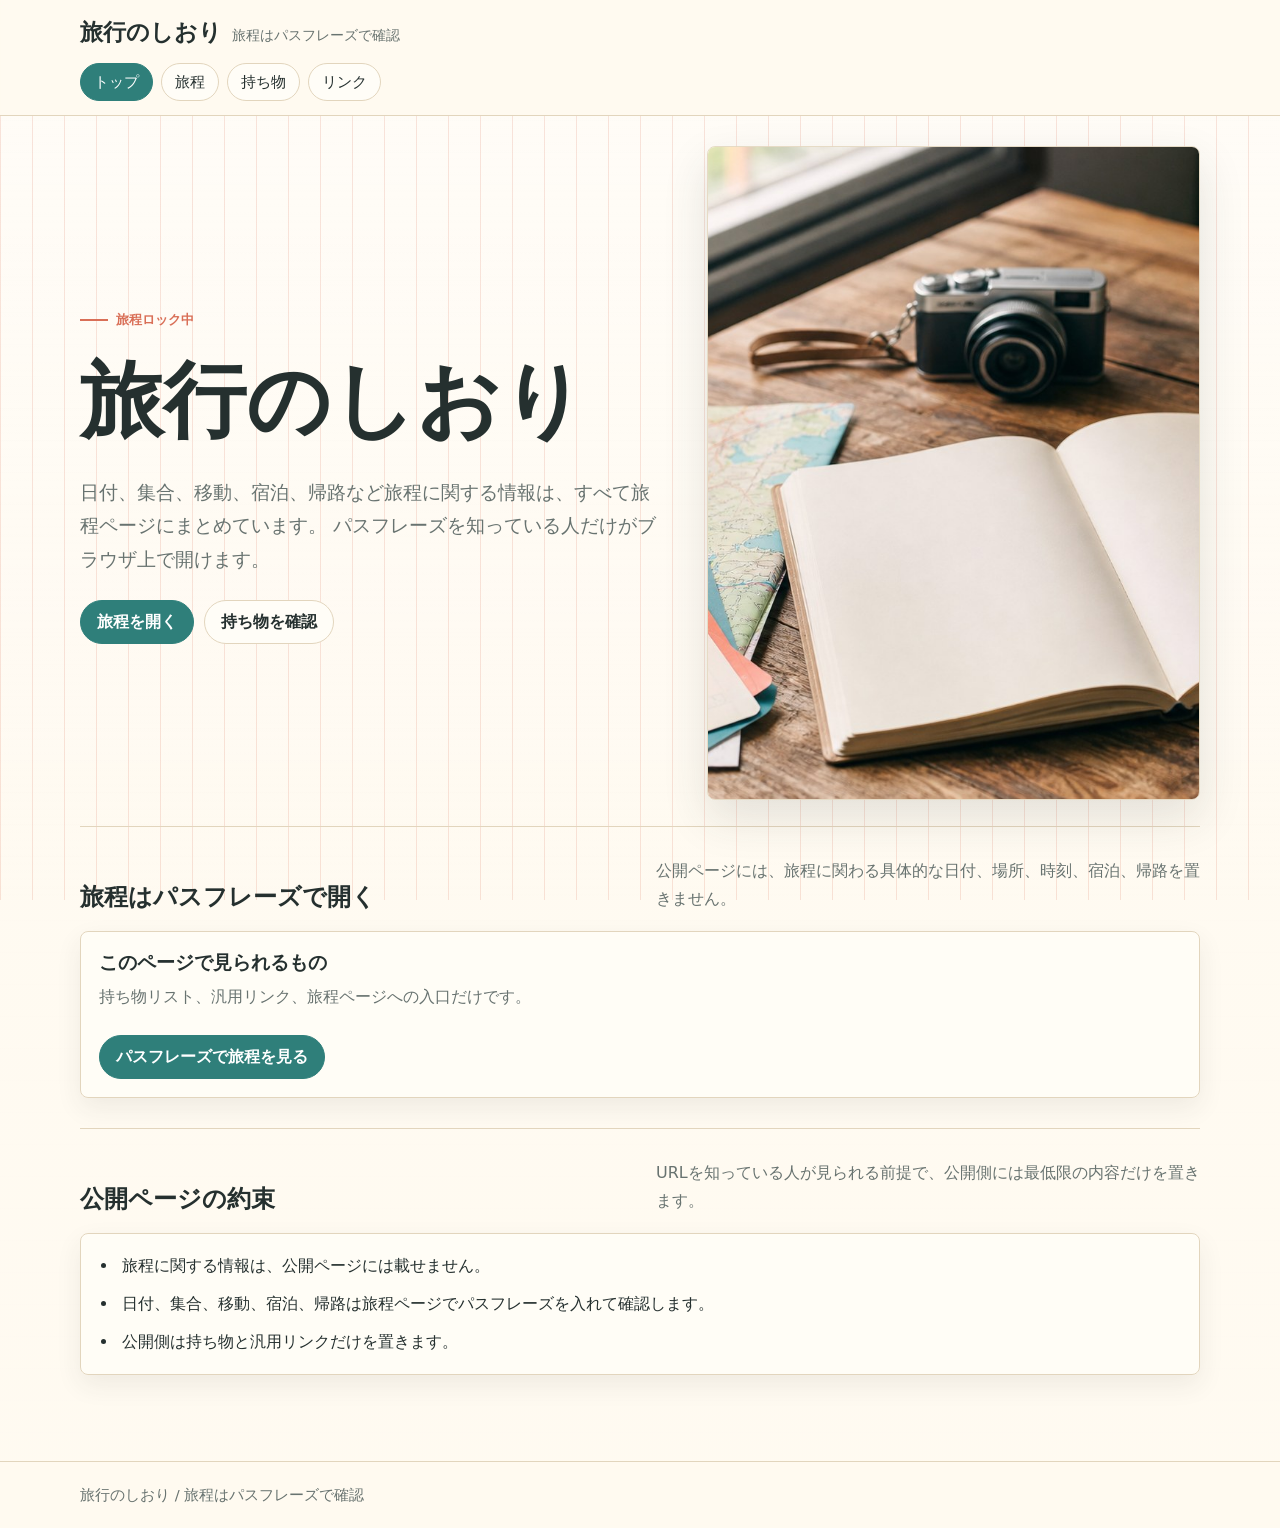
<file: index.html>
<!doctype html>
<html lang="ja">
  <head>
    <meta charset="utf-8">
    <meta name="viewport" content="width=device-width, initial-scale=1">
    <meta name="description" content="旅程を暗号化して共有する旅行しおりです。">
    <title>旅行のしおり</title>
    <link rel="icon" href="assets/favicon.svg" type="image/svg+xml">
    <link rel="stylesheet" href="assets/styles.css">
  </head>
  <body data-page="home">
    <header class="site-header">
      <div class="header-inner">
        <a class="site-title" href="index.html">
          <strong class="js-trip-title">旅行のしおり</strong>
          <span class="js-trip-dates">旅程はパスフレーズで確認</span>
        </a>
        <nav class="site-nav" aria-label="メインナビゲーション">
          <a href="index.html" aria-current="page">トップ</a>
          <a href="schedule.html">旅程</a>
          <a href="packing.html">持ち物</a>
          <a href="links.html">リンク</a>
        </nav>
      </div>
    </header>

    <main class="page">
      <section class="hero" aria-labelledby="hero-title">
        <div class="hero-copy">
          <p class="eyebrow js-trip-destination">旅程ロック中</p>
          <h1 id="hero-title" class="js-trip-title">旅行のしおり</h1>
          <p class="lead">
            日付、集合、移動、宿泊、帰路など旅程に関する情報は、すべて旅程ページにまとめています。
            パスフレーズを知っている人だけがブラウザ上で開けます。
          </p>
          <div class="hero-actions">
            <a class="button" href="schedule.html">旅程を開く</a>
            <a class="button secondary" href="packing.html">持ち物を確認</a>
          </div>
        </div>
        <div class="hero-media">
          <img class="cover-image" src="assets/cover.jpg" alt="旅ノートと地図が置かれたテーブル">
        </div>
      </section>

      <section class="section" aria-labelledby="private-title">
        <div class="section-header">
          <h2 id="private-title">旅程はパスフレーズで開く</h2>
          <p>公開ページには、旅程に関わる具体的な日付、場所、時刻、宿泊、帰路を置きません。</p>
        </div>
        <div class="card">
          <h3>このページで見られるもの</h3>
          <p>持ち物リスト、汎用リンク、旅程ページへの入口だけです。</p>
          <div class="action-row">
            <a class="button" href="schedule.html">パスフレーズで旅程を見る</a>
          </div>
        </div>
      </section>

      <section class="section" aria-labelledby="safe-title">
        <div class="section-header">
          <h2 id="safe-title">公開ページの約束</h2>
          <p>URLを知っている人が見られる前提で、公開側には最低限の内容だけを置きます。</p>
        </div>
        <div class="note-panel">
          <ul class="note-list js-notes"></ul>
        </div>
      </section>
    </main>

    <footer class="site-footer">
      <div class="footer-inner">
        <span class="js-trip-title">旅行のしおり</span> / 旅程はパスフレーズで確認
      </div>
    </footer>

    <script src="data/trip-data.js"></script>
    <script src="assets/app.js"></script>
  </body>
</html>
</file>
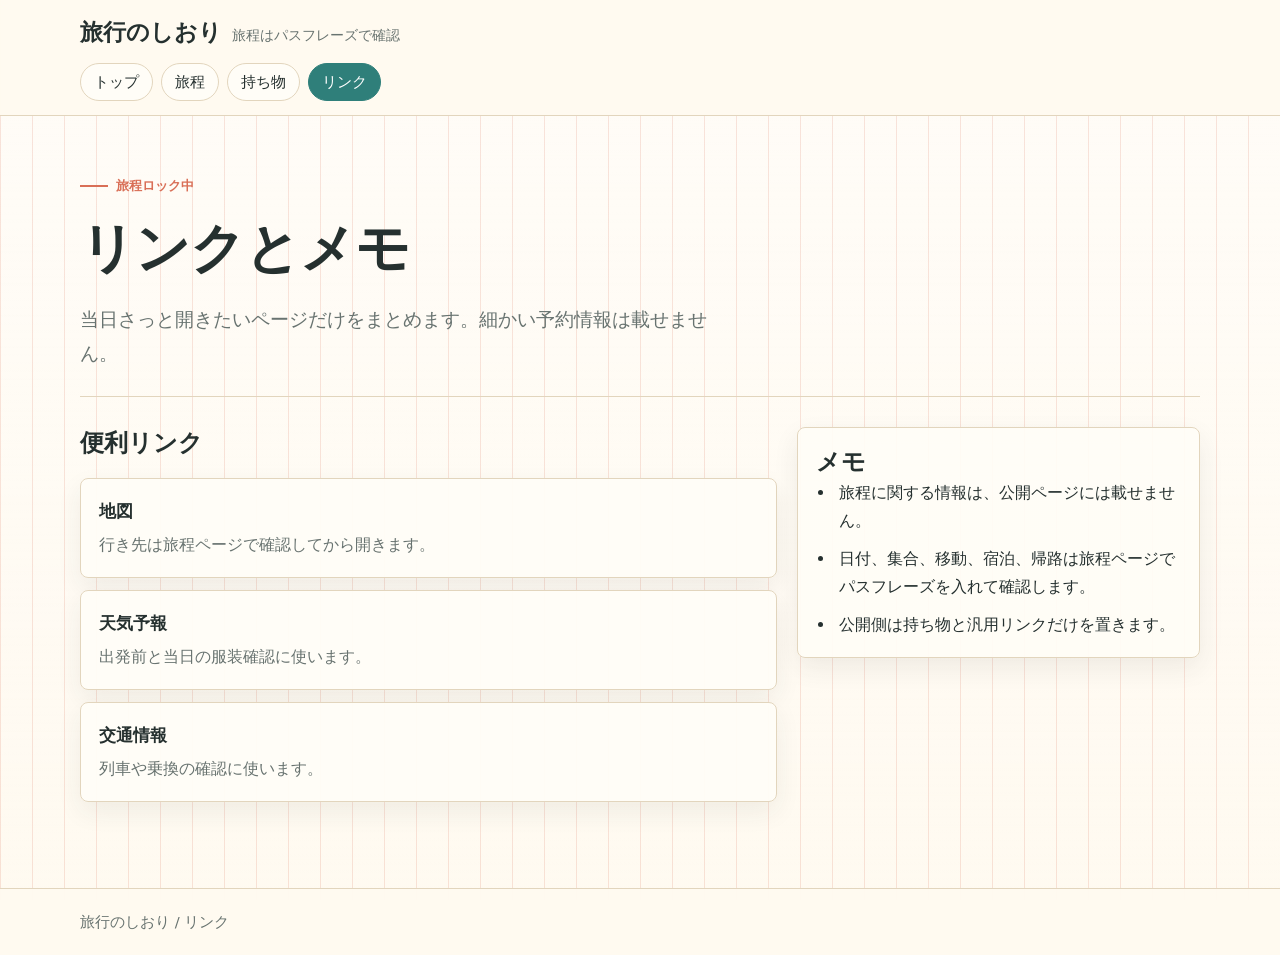
<file: links.html>
<!doctype html>
<html lang="ja">
  <head>
    <meta charset="utf-8">
    <meta name="viewport" content="width=device-width, initial-scale=1">
    <meta name="description" content="旅行中に見るリンクとメモのページです。">
    <title>リンク | 旅行のしおり</title>
    <link rel="icon" href="assets/favicon.svg" type="image/svg+xml">
    <link rel="stylesheet" href="assets/styles.css">
  </head>
  <body data-page="links">
    <header class="site-header">
      <div class="header-inner">
        <a class="site-title" href="index.html">
          <strong class="js-trip-title">旅行のしおり</strong>
          <span class="js-trip-dates">旅の日程</span>
        </a>
        <nav class="site-nav" aria-label="メインナビゲーション">
          <a href="index.html">トップ</a>
          <a href="schedule.html">旅程</a>
          <a href="packing.html">持ち物</a>
          <a href="links.html" aria-current="page">リンク</a>
        </nav>
      </div>
    </header>

    <main class="page">
      <section class="page-title" aria-labelledby="page-title">
        <p class="eyebrow js-trip-destination">旅先</p>
        <h1 id="page-title">リンクとメモ</h1>
        <p class="lead">
          当日さっと開きたいページだけをまとめます。細かい予約情報は載せません。
        </p>
      </section>

      <div class="two-column section">
        <section aria-labelledby="links-title">
          <div class="section-header">
            <h2 id="links-title">便利リンク</h2>
          </div>
          <div class="link-list js-links"></div>
        </section>
        <aside class="note-panel" aria-labelledby="notes-title">
          <h2 id="notes-title">メモ</h2>
          <ul class="note-list js-notes"></ul>
        </aside>
      </div>
    </main>

    <footer class="site-footer">
      <div class="footer-inner">
        <span class="js-trip-title">旅行のしおり</span> / リンク
      </div>
    </footer>

    <script src="data/trip-data.js"></script>
    <script src="assets/app.js"></script>
  </body>
</html>
</file>
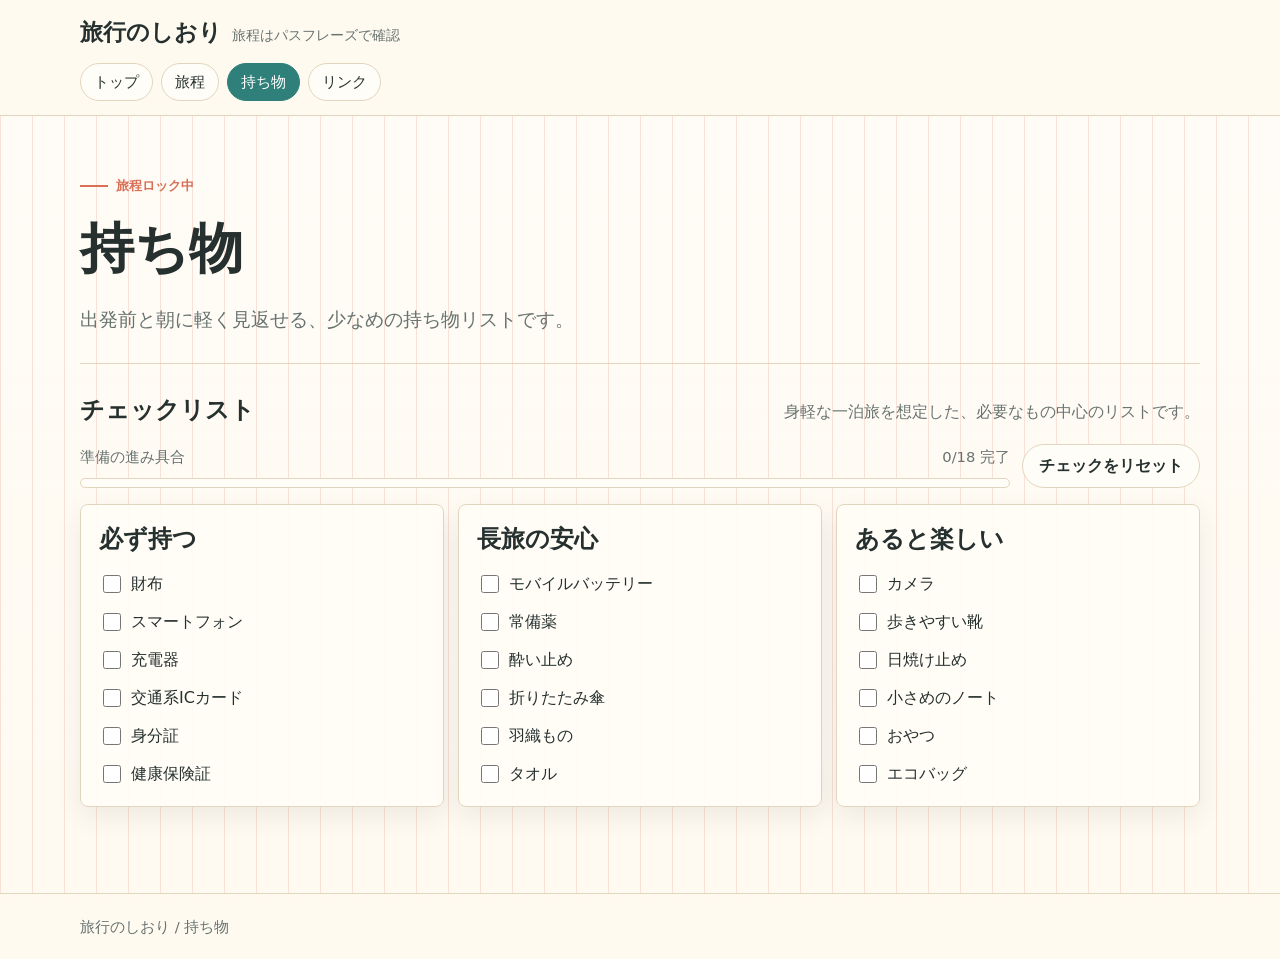
<file: packing.html>
<!doctype html>
<html lang="ja">
  <head>
    <meta charset="utf-8">
    <meta name="viewport" content="width=device-width, initial-scale=1">
    <meta name="description" content="旅行の持ち物チェックリストです。">
    <title>持ち物 | 旅行のしおり</title>
    <link rel="icon" href="assets/favicon.svg" type="image/svg+xml">
    <link rel="stylesheet" href="assets/styles.css">
  </head>
  <body data-page="packing">
    <header class="site-header">
      <div class="header-inner">
        <a class="site-title" href="index.html">
          <strong class="js-trip-title">旅行のしおり</strong>
          <span class="js-trip-dates">旅の日程</span>
        </a>
        <nav class="site-nav" aria-label="メインナビゲーション">
          <a href="index.html">トップ</a>
          <a href="schedule.html">旅程</a>
          <a href="packing.html" aria-current="page">持ち物</a>
          <a href="links.html">リンク</a>
        </nav>
      </div>
    </header>

    <main class="page">
      <section class="page-title" aria-labelledby="page-title">
        <p class="eyebrow js-trip-destination">旅先</p>
        <h1 id="page-title">持ち物</h1>
        <p class="lead">
          出発前と朝に軽く見返せる、少なめの持ち物リストです。
        </p>
      </section>

      <section class="section" aria-labelledby="packing-title">
        <div class="section-header">
          <h2 id="packing-title">チェックリスト</h2>
          <p>身軽な一泊旅を想定した、必要なもの中心のリストです。</p>
        </div>
        <div class="packing-toolbar">
          <div class="progress" aria-live="polite">
            <div class="progress-label">
              <span>準備の進み具合</span>
              <span class="js-pack-progress-label">0/0 完了</span>
            </div>
            <div class="progress-bar" aria-hidden="true">
              <span class="js-pack-progress-bar"></span>
            </div>
          </div>
          <button class="button secondary js-reset-packing" type="button">チェックをリセット</button>
        </div>
        <div class="packing-list js-packing"></div>
      </section>
    </main>

    <footer class="site-footer">
      <div class="footer-inner">
        <span class="js-trip-title">旅行のしおり</span> / 持ち物
      </div>
    </footer>

    <script src="data/trip-data.js"></script>
    <script src="assets/app.js"></script>
  </body>
</html>
</file>
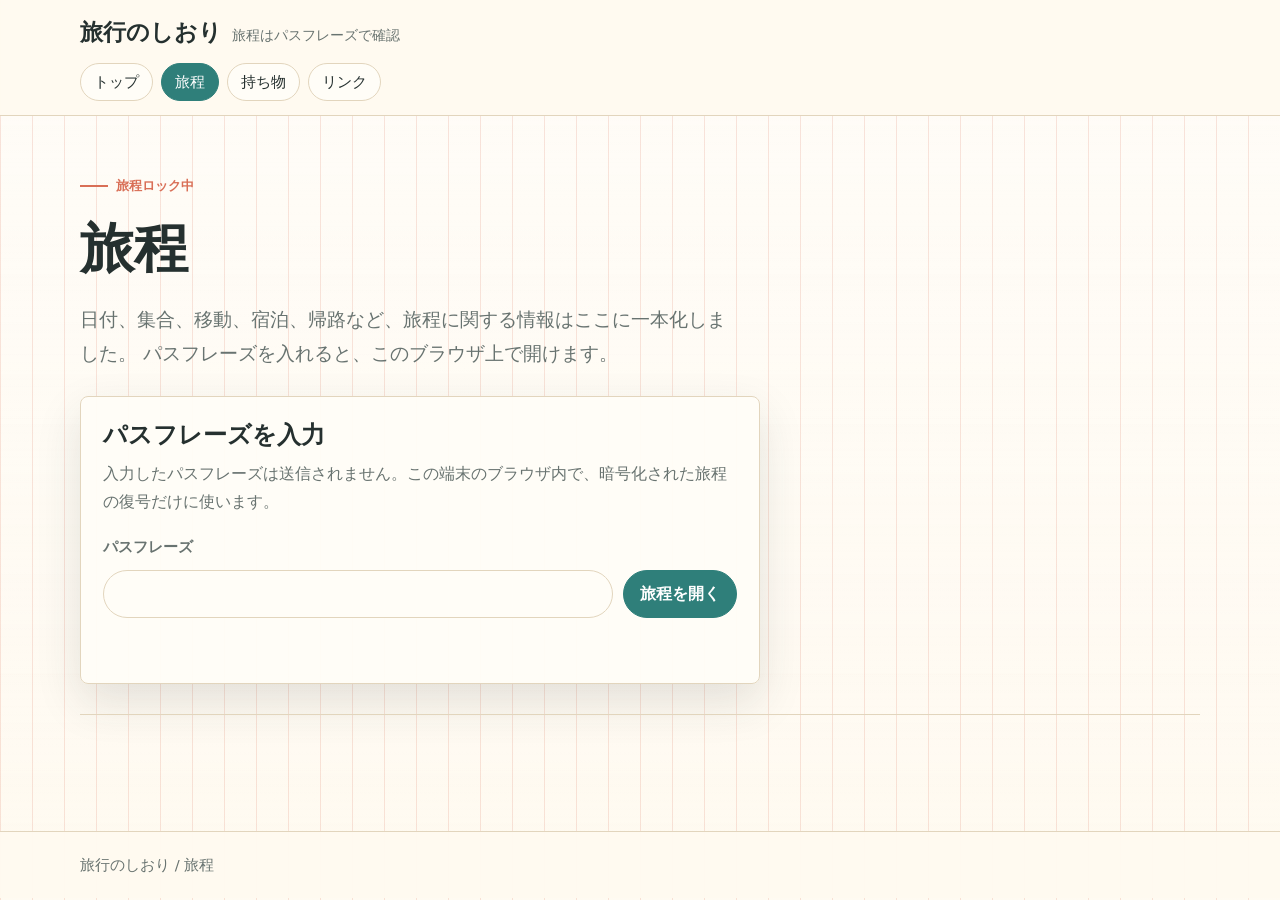
<file: schedule.html>
<!doctype html>
<html lang="ja">
  <head>
    <meta charset="utf-8">
    <meta name="viewport" content="width=device-width, initial-scale=1">
    <meta name="description" content="パスフレーズで開く旅行の旅程です。">
    <title>旅程 | 旅行のしおり</title>
    <link rel="icon" href="assets/favicon.svg" type="image/svg+xml">
    <link rel="stylesheet" href="assets/styles.css">
  </head>
  <body data-page="schedule">
    <header class="site-header">
      <div class="header-inner">
        <a class="site-title" href="index.html">
          <strong class="js-trip-title">旅行のしおり</strong>
          <span class="js-trip-dates">旅程はパスフレーズで確認</span>
        </a>
        <nav class="site-nav" aria-label="メインナビゲーション">
          <a href="index.html">トップ</a>
          <a href="schedule.html" aria-current="page">旅程</a>
          <a href="packing.html">持ち物</a>
          <a href="links.html">リンク</a>
        </nav>
      </div>
    </header>

    <main class="page">
      <section class="page-title" aria-labelledby="page-title">
        <p class="eyebrow js-trip-destination">旅程ロック中</p>
        <h1 id="page-title">旅程</h1>
        <p class="lead">
          日付、集合、移動、宿泊、帰路など、旅程に関する情報はここに一本化しました。
          パスフレーズを入れると、このブラウザ上で開けます。
        </p>
      </section>

      <section class="section private-lock" aria-labelledby="unlock-title">
        <div class="private-lock-panel">
          <h2 id="unlock-title">パスフレーズを入力</h2>
          <p>
            入力したパスフレーズは送信されません。この端末のブラウザ内で、暗号化された旅程の復号だけに使います。
          </p>
          <form class="unlock-form js-private-form">
            <label for="private-passphrase">パスフレーズ</label>
            <div class="unlock-row">
              <input id="private-passphrase" class="js-private-passphrase" type="password" autocomplete="current-password" inputmode="text">
              <button class="button" type="submit">旅程を開く</button>
            </div>
            <p class="private-status js-private-status" role="status" aria-live="polite"></p>
          </form>
        </div>
      </section>

      <section class="section private-content js-private-content" aria-live="polite" hidden></section>
    </main>

    <footer class="site-footer">
      <div class="footer-inner">
        <span class="js-trip-title">旅行のしおり</span> / 旅程
      </div>
    </footer>

    <script src="data/trip-data.js"></script>
    <script src="data/private-trip.enc.js?v=itinerary-20260708030420"></script>
    <script src="assets/app.js"></script>
    <script src="assets/private.js"></script>
  </body>
</html>
</file>
<file: assets/styles.css>
:root {
  color-scheme: light;
  --ink: #25302f;
  --muted: #687370;
  --paper: #fffaf0;
  --paper-strong: #fff3d7;
  --line: #e2d5bd;
  --teal: #2f7f7a;
  --teal-dark: #1f5d5a;
  --coral: #d96f57;
  --coral-soft: #f6c6b8;
  --leaf: #7b8d65;
  --shadow: 0 18px 45px rgba(45, 55, 52, 0.13);
  --radius: 8px;
}

* {
  box-sizing: border-box;
}

html {
  min-width: 320px;
  background:
    linear-gradient(rgba(255, 250, 240, 0.88), rgba(255, 250, 240, 0.95)),
    repeating-linear-gradient(0deg, transparent 0, transparent 31px, rgba(226, 213, 189, 0.35) 32px);
}

body {
  margin: 0;
  color: var(--ink);
  font-family: "Yu Gothic", "Hiragino Kaku Gothic ProN", Meiryo, system-ui, sans-serif;
  line-height: 1.75;
  letter-spacing: 0;
}

body::before {
  position: fixed;
  inset: 0;
  z-index: -1;
  content: "";
  background:
    linear-gradient(90deg, rgba(217, 111, 87, 0.18) 0 1px, transparent 1px),
    linear-gradient(rgba(255, 255, 255, 0.45), rgba(255, 255, 255, 0));
  background-size: 32px 100%, 100% 100%;
  pointer-events: none;
}

a {
  color: var(--teal-dark);
  text-underline-offset: 0.18em;
}

img {
  display: block;
  max-width: 100%;
}

button,
input {
  font: inherit;
}

.site-header {
  border-bottom: 1px solid var(--line);
  background: rgba(255, 250, 240, 0.96);
  backdrop-filter: blur(10px);
}

.header-inner {
  width: min(1120px, calc(100% - 32px));
  margin: 0 auto;
  padding: 18px 0 14px;
}

.site-title {
  display: inline-flex;
  align-items: baseline;
  gap: 10px;
  color: var(--ink);
  text-decoration: none;
}

.site-title strong {
  font-size: clamp(1.05rem, 2.3vw, 1.42rem);
  line-height: 1.3;
}

.site-title span {
  color: var(--muted);
  font-size: 0.88rem;
}

.site-nav {
  display: flex;
  flex-wrap: wrap;
  gap: 8px;
  margin-top: 14px;
}

.site-nav a {
  display: inline-flex;
  min-height: 38px;
  align-items: center;
  border: 1px solid var(--line);
  border-radius: 999px;
  padding: 6px 13px;
  background: #fffdf7;
  color: var(--ink);
  font-size: 0.94rem;
  line-height: 1.25;
  text-decoration: none;
}

.site-nav a[aria-current="page"] {
  border-color: var(--teal);
  background: var(--teal);
  color: #fff;
}

.page {
  width: min(1120px, calc(100% - 32px));
  margin: 0 auto;
  padding: 30px 0 56px;
}

.hero {
  display: grid;
  min-height: min(680px, calc(100svh - 100px));
  grid-template-columns: minmax(0, 1.08fr) minmax(280px, 0.92fr);
  gap: clamp(22px, 4vw, 48px);
  align-items: center;
  padding-bottom: 26px;
}

.hero-copy {
  padding: 20px 0;
}

.eyebrow {
  display: inline-flex;
  align-items: center;
  gap: 8px;
  margin: 0 0 14px;
  color: var(--coral);
  font-weight: 700;
  font-size: 0.84rem;
  letter-spacing: 0;
  text-transform: uppercase;
}

.eyebrow::before {
  width: 28px;
  height: 2px;
  content: "";
  background: currentColor;
}

h1,
h2,
h3 {
  margin: 0;
  line-height: 1.35;
  letter-spacing: 0;
}

h1 {
  max-width: 13em;
  font-size: clamp(2.18rem, 7vw, 5.2rem);
}

.lead {
  max-width: 41rem;
  margin: 18px 0 0;
  color: var(--muted);
  font-size: clamp(1rem, 2.2vw, 1.2rem);
}

.hero-actions,
.action-row {
  display: flex;
  flex-wrap: wrap;
  gap: 10px;
  margin-top: 24px;
}

.button {
  display: inline-flex;
  min-height: 44px;
  align-items: center;
  justify-content: center;
  border: 1px solid var(--teal);
  border-radius: 999px;
  padding: 9px 16px;
  background: var(--teal);
  color: #fff;
  font-weight: 700;
  line-height: 1.25;
  text-decoration: none;
  cursor: pointer;
}

.button.secondary {
  border-color: var(--line);
  background: #fffdf7;
  color: var(--ink);
}

.button:hover,
.site-nav a:hover,
.link-card:hover {
  transform: translateY(-1px);
}

.hero-media {
  align-self: stretch;
  min-height: 360px;
}

.cover-image {
  width: 100%;
  height: 100%;
  min-height: 360px;
  border: 1px solid rgba(226, 213, 189, 0.85);
  border-radius: var(--radius);
  box-shadow: var(--shadow);
  object-fit: cover;
}

.section {
  padding: 30px 0;
  border-top: 1px solid var(--line);
}

.section-header {
  display: flex;
  flex-wrap: wrap;
  gap: 10px 18px;
  align-items: end;
  justify-content: space-between;
  margin-bottom: 18px;
}

.section-header p {
  max-width: 34rem;
  margin: 0;
  color: var(--muted);
}

.grid {
  display: grid;
  grid-template-columns: repeat(3, minmax(0, 1fr));
  gap: 14px;
}

.two-column {
  display: grid;
  grid-template-columns: minmax(0, 0.95fr) minmax(280px, 0.55fr);
  gap: 20px;
  align-items: start;
}

.card,
.day-block,
.packing-group,
.note-panel {
  border: 1px solid var(--line);
  border-radius: var(--radius);
  background: rgba(255, 253, 247, 0.92);
  box-shadow: 0 10px 26px rgba(45, 55, 52, 0.08);
}

.card {
  padding: 18px;
}

.card p,
.day-summary p,
.note-panel p {
  margin: 8px 0 0;
  color: var(--muted);
  overflow-wrap: anywhere;
}

.meta-list {
  display: grid;
  gap: 10px;
  margin: 0;
}

.meta-list div {
  display: grid;
  grid-template-columns: 6.5rem 1fr;
  gap: 12px;
  align-items: start;
}

.meta-list dt {
  color: var(--muted);
  font-size: 0.9rem;
}

.meta-list dd {
  margin: 0;
  font-weight: 700;
}

.day-block {
  overflow: hidden;
}

.js-schedule {
  display: grid;
  gap: 18px;
}

.day-heading {
  display: flex;
  flex-wrap: wrap;
  gap: 10px 14px;
  align-items: center;
  justify-content: space-between;
  padding: 18px;
  border-bottom: 1px solid var(--line);
  background: var(--paper-strong);
}

.day-heading span {
  color: var(--muted);
  font-size: 0.94rem;
}

.timeline {
  display: grid;
  margin: 0;
  padding: 0;
  list-style: none;
}

.plan-item {
  display: grid;
  grid-template-columns: minmax(7rem, max-content) minmax(0, 1fr);
  gap: 14px;
  padding: 16px 18px;
  border-bottom: 1px solid rgba(226, 213, 189, 0.7);
}

.plan-item:last-child {
  border-bottom: 0;
}

.plan-time {
  color: var(--teal-dark);
  font-weight: 800;
  font-variant-numeric: tabular-nums;
  overflow-wrap: normal;
  white-space: nowrap;
}

.plan-title-row {
  display: flex;
  flex-wrap: wrap;
  gap: 8px 10px;
  align-items: center;
}

.plan-title-row h3 {
  font-size: 1.06rem;
}

.plan-place {
  color: var(--muted);
  font-size: 0.94rem;
}

.plan-item p {
  margin: 6px 0 0;
  color: var(--muted);
  overflow-wrap: anywhere;
}

.plan-link,
.mini-link {
  display: inline-flex;
  margin-top: 8px;
  font-weight: 700;
}

.status-pill {
  display: inline-flex;
  min-height: 26px;
  align-items: center;
  border-radius: 999px;
  padding: 3px 9px;
  background: var(--coral-soft);
  color: #733324;
  font-size: 0.78rem;
  font-weight: 800;
}

.plan-item.is-current,
.plan-item.is-next {
  background: #fff8e4;
  box-shadow: inset 4px 0 0 var(--coral);
}

.day-block.is-today .day-heading {
  background: #f4efe0;
}

.packing-toolbar {
  display: flex;
  flex-wrap: wrap;
  gap: 12px;
  align-items: center;
  justify-content: space-between;
  margin-bottom: 16px;
}

.progress {
  flex: 1 1 240px;
  min-width: 220px;
}

.progress-label {
  display: flex;
  justify-content: space-between;
  gap: 10px;
  margin-bottom: 8px;
  color: var(--muted);
  font-size: 0.92rem;
}

.progress-bar {
  height: 10px;
  overflow: hidden;
  border: 1px solid var(--line);
  border-radius: 999px;
  background: #fffdf7;
}

.progress-bar span {
  display: block;
  width: 0%;
  height: 100%;
  background: linear-gradient(90deg, var(--teal), var(--leaf));
  transition: width 180ms ease;
}

.packing-list {
  display: grid;
  grid-template-columns: repeat(3, minmax(0, 1fr));
  gap: 14px;
}

.packing-group {
  padding: 18px;
}

.check-list {
  display: grid;
  gap: 10px;
  margin: 14px 0 0;
  padding: 0;
  list-style: none;
}

.check-item label {
  display: grid;
  grid-template-columns: 22px minmax(0, 1fr);
  gap: 10px;
  align-items: center;
  cursor: pointer;
}

.check-item input {
  width: 18px;
  height: 18px;
  accent-color: var(--teal);
}

.check-item span {
  overflow-wrap: anywhere;
}

.check-item input:checked + span {
  color: var(--muted);
  text-decoration: line-through;
}

.link-list {
  display: grid;
  gap: 12px;
}

.link-card {
  display: block;
  border: 1px solid var(--line);
  border-radius: var(--radius);
  padding: 18px;
  background: rgba(255, 253, 247, 0.94);
  color: var(--ink);
  text-decoration: none;
  box-shadow: 0 10px 26px rgba(45, 55, 52, 0.07);
}

.link-card strong {
  display: block;
  font-size: 1.04rem;
}

.link-card span {
  display: block;
  margin-top: 5px;
  color: var(--muted);
}

.note-panel {
  padding: 18px;
}

.note-list {
  display: grid;
  gap: 10px;
  margin: 0;
  padding-left: 1.2rem;
}

.note-list li {
  padding-left: 4px;
}

.private-lock {
  border-top: 0;
  padding-top: 0;
}

.private-lock-panel {
  max-width: 680px;
  border: 1px solid var(--line);
  border-radius: var(--radius);
  padding: 22px;
  background: rgba(255, 253, 247, 0.94);
  box-shadow: var(--shadow);
}

.private-lock-panel p {
  margin: 8px 0 0;
  color: var(--muted);
}

.unlock-form {
  display: grid;
  gap: 10px;
  margin-top: 18px;
}

.unlock-form label {
  color: var(--muted);
  font-weight: 700;
  font-size: 0.92rem;
}

.unlock-row {
  display: grid;
  grid-template-columns: minmax(0, 1fr) auto;
  gap: 10px;
}

.unlock-row input {
  min-height: 44px;
  min-width: 0;
  border: 1px solid var(--line);
  border-radius: 999px;
  padding: 9px 14px;
  background: #fffdf7;
  color: var(--ink);
}

.private-status {
  min-height: 1.6em;
  margin: 0;
  color: var(--coral);
  font-weight: 700;
}

.private-content {
  display: grid;
  gap: 18px;
  min-width: 0;
}

.private-summary {
  margin-bottom: 2px;
}

.map-panel {
  position: relative;
  display: grid;
  overflow: hidden;
  grid-template-columns: minmax(0, 1fr) auto;
  gap: 16px;
  align-items: center;
  border: 1px solid var(--line);
  border-radius: var(--radius);
  padding: 18px;
  background:
    linear-gradient(135deg, rgba(47, 127, 122, 0.13), rgba(217, 111, 87, 0.12)),
    repeating-linear-gradient(0deg, rgba(255, 253, 247, 0.76) 0 23px, rgba(226, 213, 189, 0.62) 24px),
    repeating-linear-gradient(90deg, transparent 0 23px, rgba(226, 213, 189, 0.5) 24px),
    #fffdf7;
  box-shadow: 0 10px 26px rgba(45, 55, 52, 0.08);
}

.map-panel::before {
  position: absolute;
  inset: 16px auto 16px 18px;
  width: 4px;
  border-radius: 999px;
  content: "";
  background: var(--teal);
}

.map-panel-copy {
  position: relative;
  min-width: 0;
  padding-left: 16px;
}

.map-panel-copy h2 {
  font-size: 1.2rem;
}

.map-panel-copy p {
  max-width: 40rem;
  margin: 6px 0 0;
  color: var(--muted);
  overflow-wrap: anywhere;
}

.map-kicker {
  margin: 0 0 4px;
  color: var(--teal-dark);
  font-size: 0.82rem;
  font-weight: 800;
}

.map-button {
  position: relative;
  white-space: nowrap;
}

.private-days {
  display: grid;
  gap: 18px;
}

.site-footer {
  border-top: 1px solid var(--line);
  background: rgba(255, 250, 240, 0.96);
}

.footer-inner {
  width: min(1120px, calc(100% - 32px));
  margin: 0 auto;
  padding: 20px 0;
  color: var(--muted);
  font-size: 0.92rem;
}

.page-title {
  padding: 22px 0 26px;
}

.page-title h1 {
  max-width: none;
  font-size: clamp(2rem, 5vw, 3.4rem);
}

.empty {
  color: var(--muted);
}

@media (max-width: 860px) {
  .hero,
  .two-column {
    grid-template-columns: 1fr;
  }

  .hero {
    min-height: auto;
  }

  .hero-media {
    min-height: 300px;
    order: -1;
  }

  .cover-image {
    aspect-ratio: 16 / 10;
    min-height: 0;
  }

  .grid,
  .packing-list {
    grid-template-columns: 1fr;
  }
}

@media (max-width: 560px) {
  .header-inner,
  .page,
  .footer-inner {
    width: min(100% - 24px, 1120px);
  }

  .site-title {
    display: grid;
    gap: 2px;
  }

  .site-nav a {
    flex: 1 1 calc(50% - 8px);
    justify-content: center;
    padding-inline: 10px;
  }

  .page {
    padding-top: 20px;
  }

  .hero-copy {
    padding-top: 6px;
  }

  .plan-item {
    grid-template-columns: 1fr;
    gap: 6px;
    padding-inline: 14px;
  }

  .plan-time {
    width: fit-content;
    max-width: 100%;
  }

  .day-heading,
  .card,
  .packing-group,
  .note-panel,
  .link-card {
    padding: 15px;
  }

  .meta-list div {
    grid-template-columns: 1fr;
    gap: 2px;
  }

  .unlock-row {
    grid-template-columns: 1fr;
  }

  .map-panel {
    grid-template-columns: 1fr;
  }

  .map-button {
    width: fit-content;
  }
}
</file>
